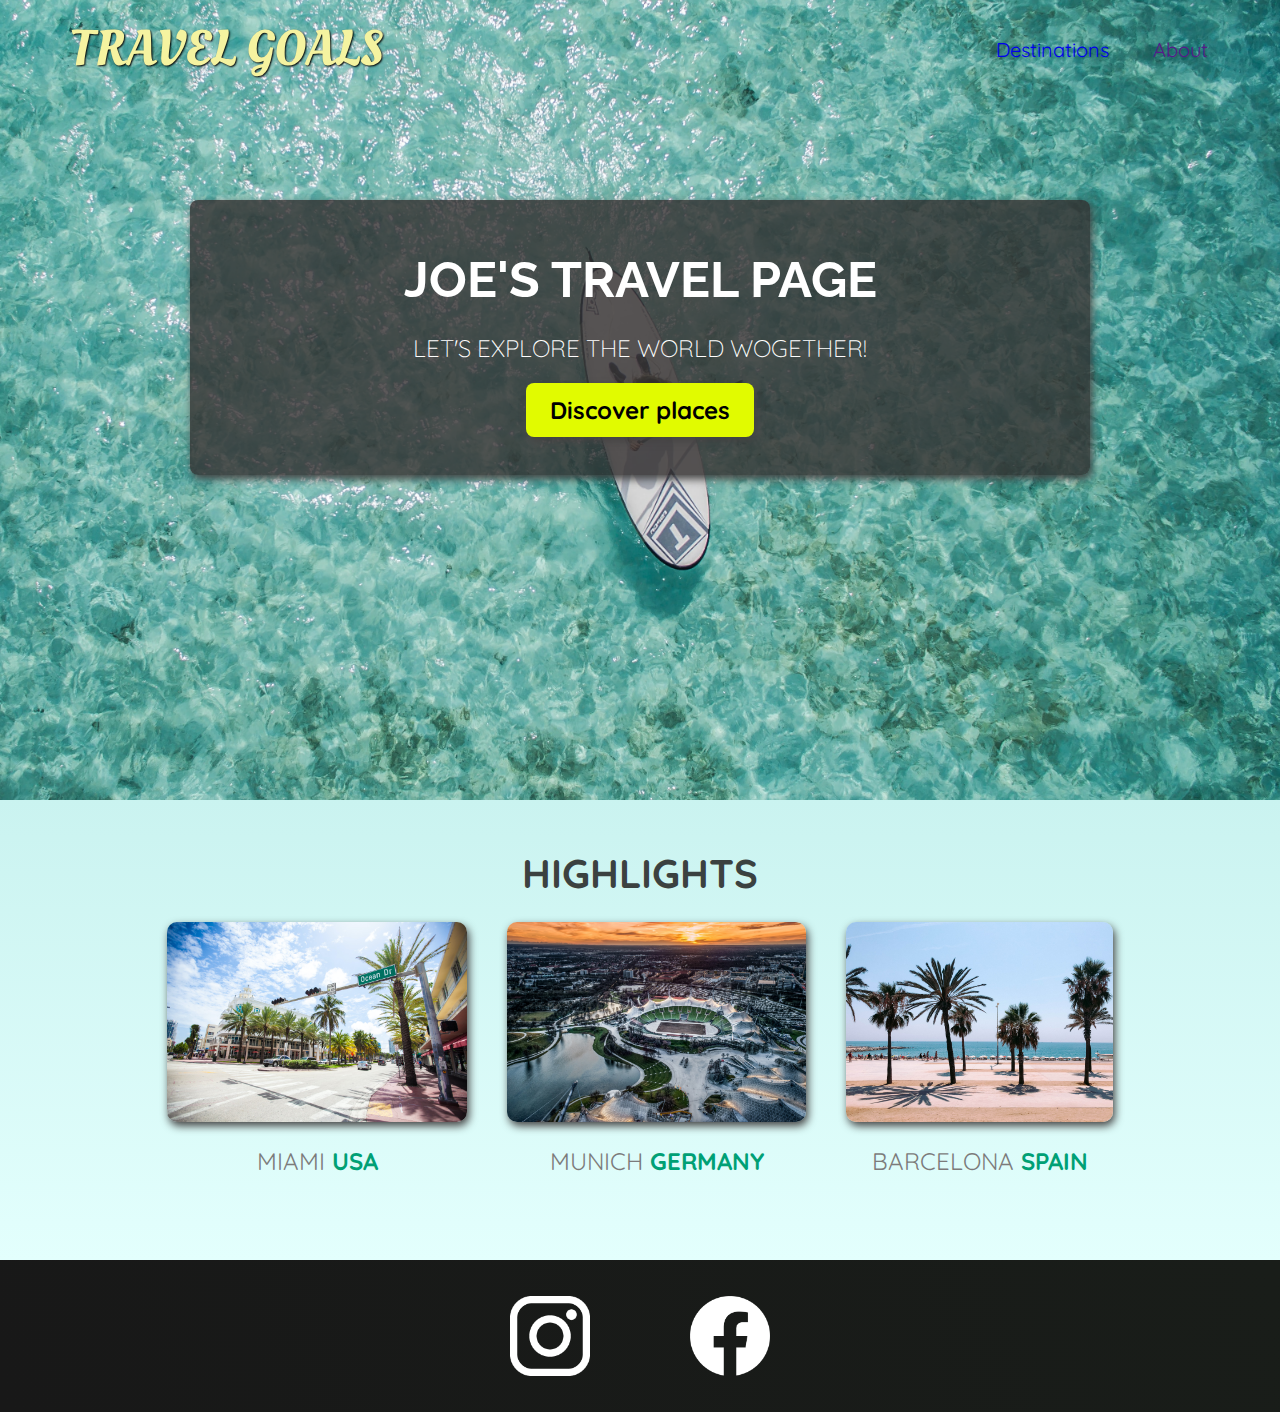
<file: index.html>
<!DOCTYPE html>
<html lang="en">

<head>
    <meta charset="UTF-8">
    <link
        href="https://fonts.googleapis.com/css2?family=Raleway:wght@700&family=Oleo+Script:wght@700&family=Quicksand:wght@300;500;700&display=swap"
        rel="stylesheet" />
    <link rel="stylesheet" href="shared.css">
    <link rel="stylesheet" href="styles.css">
    <title>Travel Goals</title>
</head>

<body>
    <header>
        <div id="page-logo">
            <a href="/index.html">Travel Goals</a>
        </div>
        <nav>
            <ul>
                <li><a href="/places.html">Destinations</a></li>
                <li><a href="">About</a></li>
            </ul>
        </nav>
    </header>
    <main>
        <section id="hero">
            <div id="hero-content">
                <h1>Joe's Travel Page</h1>
                <p>Let's Explore the world wogether!</p>
                <a href="/places.html">Discover places</a>
            </div>
        </section>
        <section id="highlights">
            <h2>Highlights</h2>
            <ul id="destinations">
                <li class="destinations">
                    <img src="images/places/miami.jpg" alt="Miami streets on a sunny day">
                    <p>Miami <strong>USA</strong></p>
                </li>
                <li class="destinations">
                    <img src="images/places/munich.jpg" alt="Munich statium in winter">
                    <p>Munich <strong>Germany</strong></p>
                </li>
                <li class="destinations">
                    <img src="images/places/barcelona.jpg" alt="Palm beach in Barcelona">
                    <p>Barcelona <strong>Spain</strong></p>
                </li>
            </ul>

        </section>
    </main>
    <footer>
        <ul>
            <li><a href="https://www.instagram.com">
                    <img src="/images/places/icon/insta.png" alt="Instagram logo"></a>
            </li>
            <li>
                <a href="https://www.facebook.com">
                    <img src="/images/places/icon/facebook.png" alt="Facebook logo"></a>
            </li>
        </ul>
    </footer>
</body>

</html>
</file>
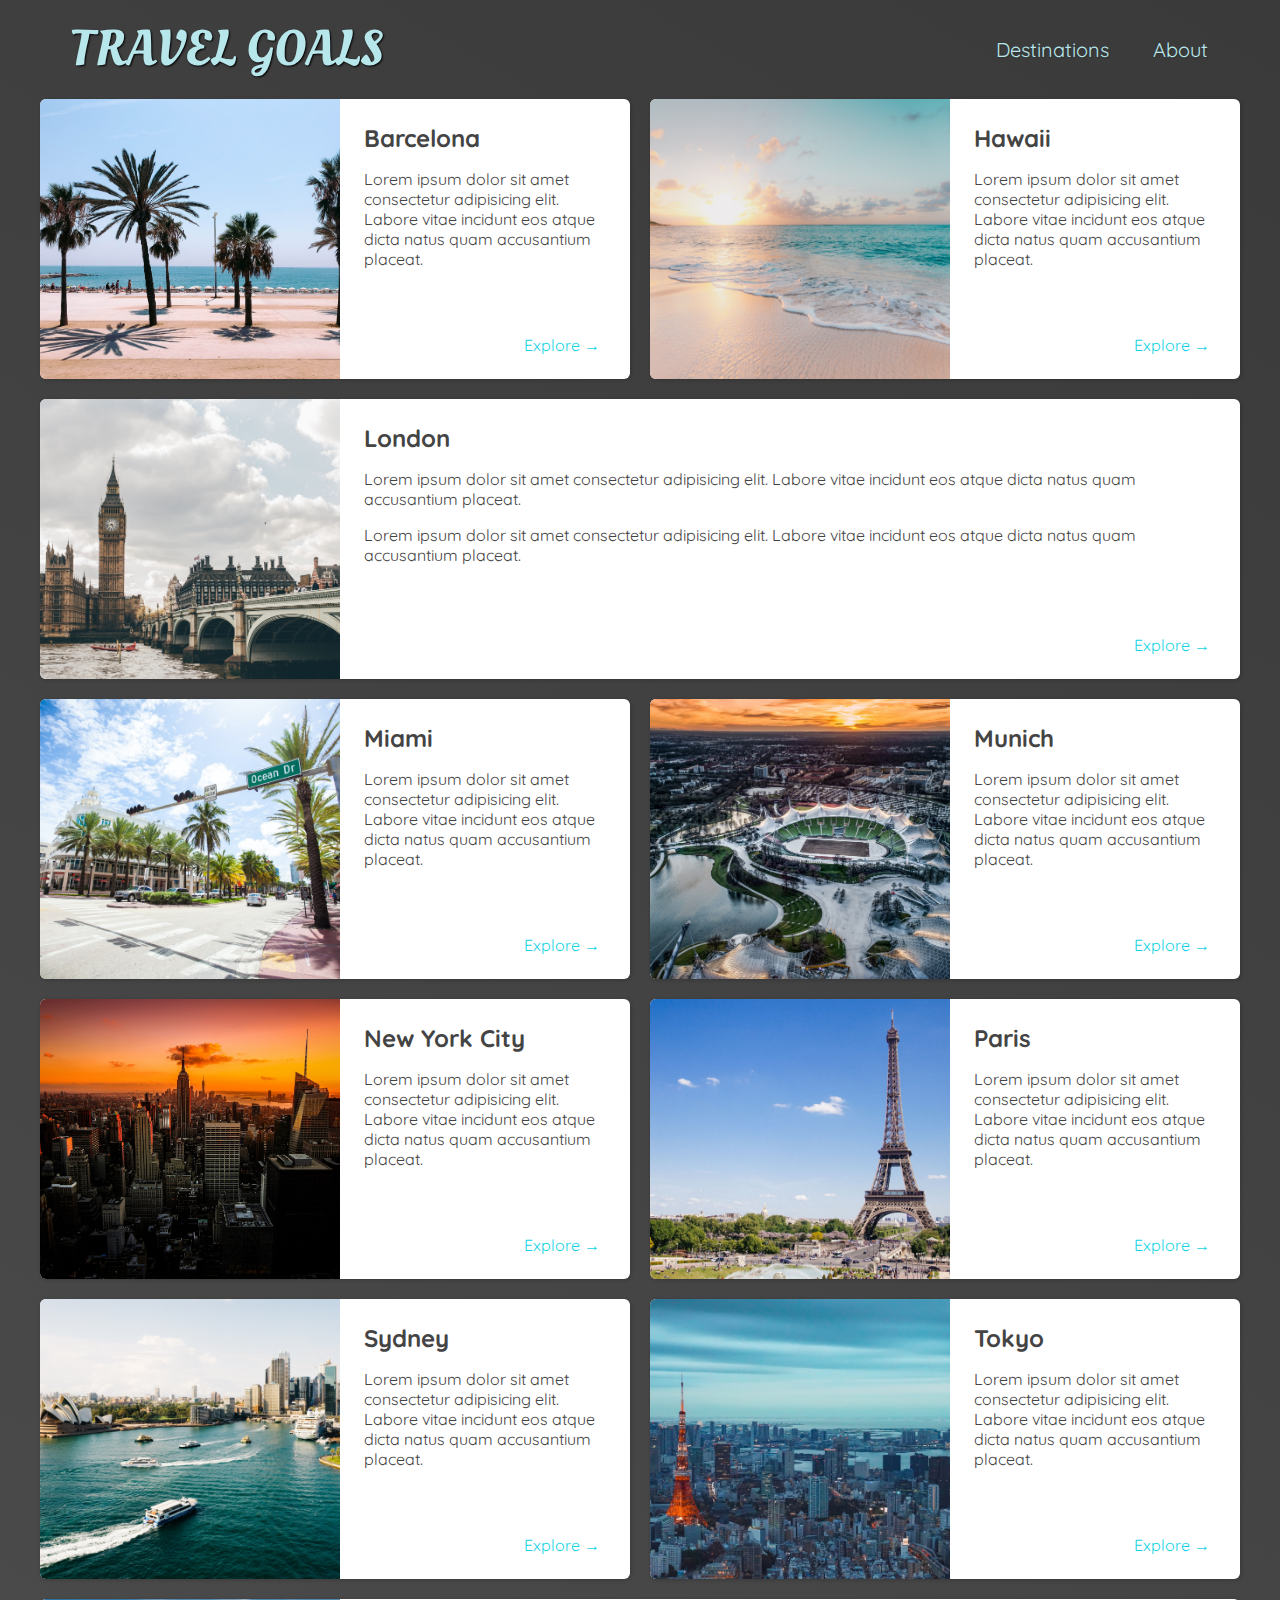
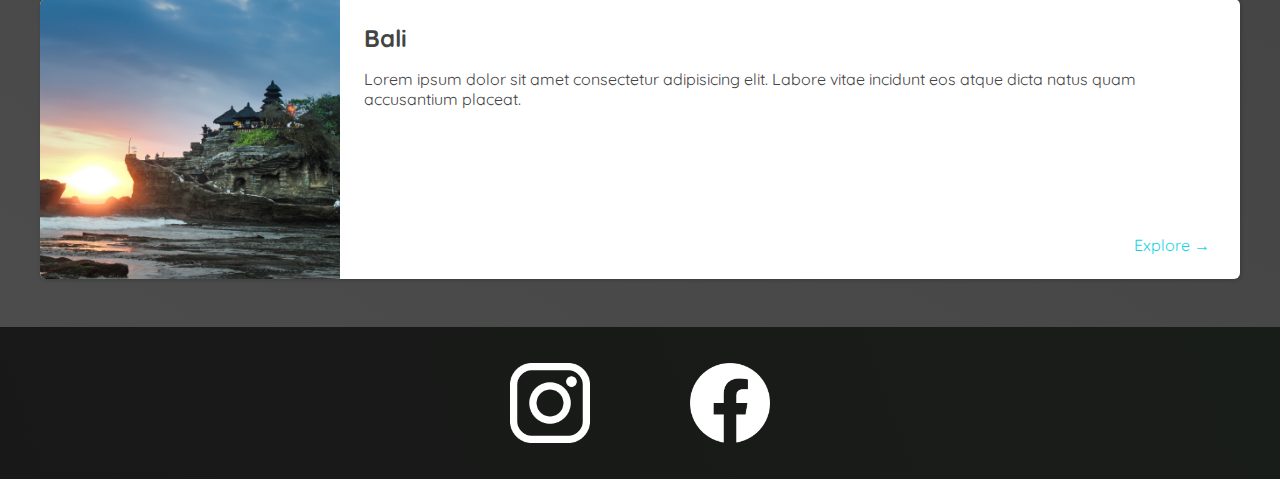
<file: places.html>
<!DOCTYPE html>
<html lang="en">

<head>
    <meta charset="UTF-8">
    <link
        href="https://fonts.googleapis.com/css2?family=Raleway:wght@700&family=Oleo+Script:wght@700&family=Quicksand:wght@300;500;700&display=swap"
        rel="stylesheet" />
    <link rel="stylesheet" href="shared.css">
    <link rel="stylesheet" href="places.css">
    <title>Travel Goals</title>
</head>

<body>
    <header>
        <div id="page-logo">
            <a href="/index.html">Travel Goals</a>
        </div>
        <nav>
            <ul>
                <li><a href="/places.html">Destinations</a></li>
                <li><a href="">About</a></li>
            </ul>
        </nav>
    </header>
    <main>
        <ul>
            <li>
                <img src="images/places/barcelona.jpg" alt="City of Barcelona" />
                <div class="item-content">
                    <div>
                        <h2>Barcelona</h2>
                        <p>
                            Lorem ipsum dolor sit amet consectetur adipisicing elit. Labore
                            vitae incidunt eos atque dicta natus quam accusantium placeat.
                        </p>
                    </div>
                    <div class="actions">
                        <a href="https://en.wikipedia.org/wiki/Barcelona">Explore &#x2192</a>
                    </div>
                </div>
            </li>
            <li>
                <img src="images/hawaii.jpg" alt="Hawaii beach" />
                <div class="item-content">
                    <div>
                        <h2>Hawaii</h2>
                        <p>
                            Lorem ipsum dolor sit amet consectetur adipisicing elit. Labore
                            vitae incidunt eos atque dicta natus quam accusantium placeat.
                        </p>
                    </div>
                    <div class="actions">
                        <a href="hhttps://en.wikipedia.org/wiki/Hawaii">Explore &#x2192</a>
                    </div>
                </div>
            </li>
            <li>
                <img src="images/places/london.jpg" alt="London city" />
                <div class="item-content">
                    <div>
                        <h2>London</h2>
                        <p>
                            Lorem ipsum dolor sit amet consectetur adipisicing elit. Labore
                            vitae incidunt eos atque dicta natus quam accusantium placeat.
                        </p>
                        <p>
                            Lorem ipsum dolor sit amet consectetur adipisicing elit. Labore
                            vitae incidunt eos atque dicta natus quam accusantium placeat.
                        </p>
                    </div>
                    <div class="actions">
                        <a href="https://en.wikipedia.org/wiki/London">Explore &#x2192</a>
                    </div>
                </div>
            </li>
            <li>
                <img src="images/places/miami.jpg" alt="Miami streets" />
                <div class="item-content">
                    <div>
                        <h2>Miami</h2>
                        <p>
                            Lorem ipsum dolor sit amet consectetur adipisicing elit. Labore
                            vitae incidunt eos atque dicta natus quam accusantium placeat.
                        </p>
                    </div>
                    <div class="actions">
                        <a href="https://en.wikipedia.org/wiki/Miami">Explore &#x2192</a>
                    </div>
                </div>
            </li>
            <li>
                <img src="images/places/munich.jpg" alt="Munich football stadium" />
                <div class="item-content">
                    <div>
                        <h2>Munich</h2>
                        <p>
                            Lorem ipsum dolor sit amet consectetur adipisicing elit. Labore
                            vitae incidunt eos atque dicta natus quam accusantium placeat.
                        </p>
                    </div>
                    <div class="actions">
                        <a href="https://en.wikipedia.org/wiki/Munich">Explore &#x2192</a>
                    </div>
                </div>
            </li>
            <li>
                <img src="images/places/new-york-city.jpg" alt="New York City skyline" />
                <div class="item-content">
                    <div>
                        <h2>New York City</h2>
                        <p>
                            Lorem ipsum dolor sit amet consectetur adipisicing elit. Labore
                            vitae incidunt eos atque dicta natus quam accusantium placeat.
                        </p>
                    </div>
                    <div class="actions">
                        <a href="https://en.wikipedia.org/wiki/New_York_City">Explore &#x2192</a>
                    </div>
                </div>
            </li>
            <li>
                <img src="images/paris.jpg" alt="Paris city" />
                <div class="item-content">
                    <div>
                        <h2>Paris</h2>
                        <p>
                            Lorem ipsum dolor sit amet consectetur adipisicing elit. Labore
                            vitae incidunt eos atque dicta natus quam accusantium placeat.
                        </p>
                    </div>
                    <div class="actions">
                        <a href="https://en.wikipedia.org/wiki/Paris">Explore &#x2192</a>
                    </div>
                </div>
            </li>
            <li>
                <img src="images/places/sydney.jpg" alt="Sydney beach" />
                <div class="item-content">
                    <div>
                        <h2>Sydney</h2>
                        <p>
                            Lorem ipsum dolor sit amet consectetur adipisicing elit. Labore
                            vitae incidunt eos atque dicta natus quam accusantium placeat.
                        </p>
                    </div>
                    <div class="actions">
                        <a href="https://en.wikipedia.org/wiki/Sydney">Explore &#x2192</a>
                    </div>
                </div>
            </li>
            <li>
                <img src="images/places/tokyo.jpg" alt="Tokyo skyline" />
                <div class="item-content">
                    <div>
                        <h2>Tokyo</h2>
                        <p>
                            Lorem ipsum dolor sit amet consectetur adipisicing elit. Labore
                            vitae incidunt eos atque dicta natus quam accusantium placeat.
                        </p>
                    </div>
                    <div class="actions">
                        <a href="https://en.wikipedia.org/wiki/Tokyo">Explore &#x2192</a>
                    </div>
                </div>
            </li>
            <li>
                <img src="images/places/bali.jpg" alt="Bali beach" />
                <div class="item-content">
                    <div>
                        <h2>Bali</h2>
                        <p>
                            Lorem ipsum dolor sit amet consectetur adipisicing elit. Labore
                            vitae incidunt eos atque dicta natus quam accusantium placeat.
                        </p>
                    </div>
                    <div class="actions">
                        <a href="https://en.wikipedia.org/wiki/Bali">Explore &#x2192</a>
                    </div>
                </div>
            </li>
        </ul>

    </main>
    <footer>
        <ul>
            <li><a href="https://www.instagram.com">
                    <img src="/images/places/icon/insta.png" alt="Instagram logo"></a>
            </li>
            <li>
                <a href="https://www.facebook.com">
                    <img src="/images/places/icon/facebook.png" alt="Facebook logo"></a>
            </li>
        </ul>
    </footer>
</body>

</html>
</file>
<file: shared.css>
body {
  font-family: "Quicksand", sans-serif;
  margin: 0;
}

header {
  display: flex;
  justify-content: space-between;
  align-items: center;
  padding: 15px 60px;
  position: absolute;
  width: 100%;
  top: 0;
  left: 0;
  box-sizing: border-box;
}

ul {
  list-style: none;
  margin: 0;
  padding: 0;
}

header ul {
  display: flex;
}

header li {
  margin-left: 20px;
}

#page-logo a {
  padding: 10px;
  font-family: "Oleo Script", sans-serif;
  color: rgb(245, 243, 160);
  font-size: 50px;
  text-decoration: none;
  text-transform: uppercase;
  text-shadow: 1px 1px 2px rgb(0, 0, 0);
}

header a {
  color: rgb(red, green, blue);
  text-decoration: none;
  font-size: 20px;
  padding: 12px;
  text-shadow: 1px 1px 2px rgba(0, 0, 0, 0.2);
  border-radius: 6px;
}
header nav a:hover {
  color: rgb(77, 77, 77);
  background-color: rgb(255, 251, 0);
}

footer {
  background: linear-gradient(70deg, rgb(24, 24, 24), rgb(25, 29, 25));
  padding: 36px 0;
}
footer ul {
  display: flex;
  justify-content: center;
}

footer li {
  width: 80px;
  height: 80px;
  margin: 0px 50px;
}

footer img {
  width: 100%;
  height: 100%;
}
</file>
<file: styles.css>
body {
  font-family: "Quicksand", sans-serif;
  margin: 0;
}
#hero {
  height: 800px;
  background-image: url("/images/places/ocean\ \(3\).jpg");
  background-position: center;
  background-size: cover;
}

#hero-content {
  position: relative;
  top: 200px;
  width: 900px;
  background-color: rgba(51, 47, 47, 0.8);
  box-shadow: 2px 4px 8px rgb(68, 67, 67);
  border-radius: 8px;
  text-align: center;
  padding: 50px 0;
  margin: 0 auto;
}

#hero-content h1 {
  color: white;
  text-transform: uppercase;
  font-size: 50px;
  font-family: "raleway", sans-serif;
  margin: 0px;
}

#hero-content p {
  color: white;
  text-transform: uppercase;
  font-size: 24px;
  font-weight: 300;
  margin-bottom: 32px;
}

#hero-content a {
  text-decoration: none;
  background-color: rgb(225, 251, 0);
  padding: 12px 24px;
  color: black;
  font-size: 24px;
  font-weight: bold;
  border-radius: 8px;
  box-shadow: 2px 4px 8px rgb(68, 67, 67);
}

#hero-content a:hover {
  background-color: rgb(255, 238, 0);
}

#highlights {
  padding: 24px;
  background: linear-gradient(0deg, rgb(227, 255, 253), rgb(202, 243, 240));
}

#highlights h2 {
  text-transform: uppercase;
  text-align: center;
  font-size: 40px;
  color: rgb(59, 65, 64);
  margin: 24px 0;
}

#destinations {
  display: flex;
  justify-content: center;
  width: 90%;
  margin: auto;
  margin-bottom: 40px;
}

.destinations {
  margin: 0 20px;
  text-transform: uppercase;
}

.destinations p {
  text-align: center;
  font-size: 24px;
  color: rgb(124, 123, 123);
  margin: 20px 0px;
}

.destinations img {
  height: 200px;
  width: 100%;
  box-shadow: 2px 4px 8px rgb(68, 67, 67);
  border-radius: 10px;
  object-fit: cover;
}

.destinations strong {
  color: rgb(0, 160, 117);
}
</file>
<file: places.css>
body {
  background: linear-gradient(30deg, rgb(77, 77, 77), rgb(58, 58, 58));
  color: rgb(68, 68, 68);
}
#page-logo a {
  color: rgb(183, 230, 235);
}

header {
  position: static;
}

header a {
  color: rgb(183, 230, 235);
}

header nav a:hover {
  background-color: rgb(183, 230, 235);
  color: rgb(58, 58, 58);
}

main ul {
  width: 1200px;
  margin: 0 auto 48px auto;
  display: grid;
  grid-template-columns: 1fr 1fr;
  gap: 20px 20px;
}
main li {
  display: flex;
  background-color: white;
  box-shadow: 1px 1px 4px rgba(0, 0, 0, 0.2);
  border-radius: 6px;
  overflow: hidden;
}

main li img {
  width: 300px;
  height: 280px;
  object-fit: cover;
}

li:nth-of-type(3) {
  grid-column: 1 / span 2;
}

li:nth-of-type(10) {
  grid-column: 1 / span 2;
}

.item-content {
  padding: 24px;
  display: flex;
  flex-direction: column;
  justify-content: space-between;
}

.item-content h2 {
  margin: 0;
}
.actions {
  text-align: right;
}

.actions a {
  text-decoration: none;
  padding: 6px;
  color: rgb(22, 211, 228);
  border-radius: 5px;
}

.actions a:hover {
  background-color: rgb(235, 253, 255);
}
</file>
